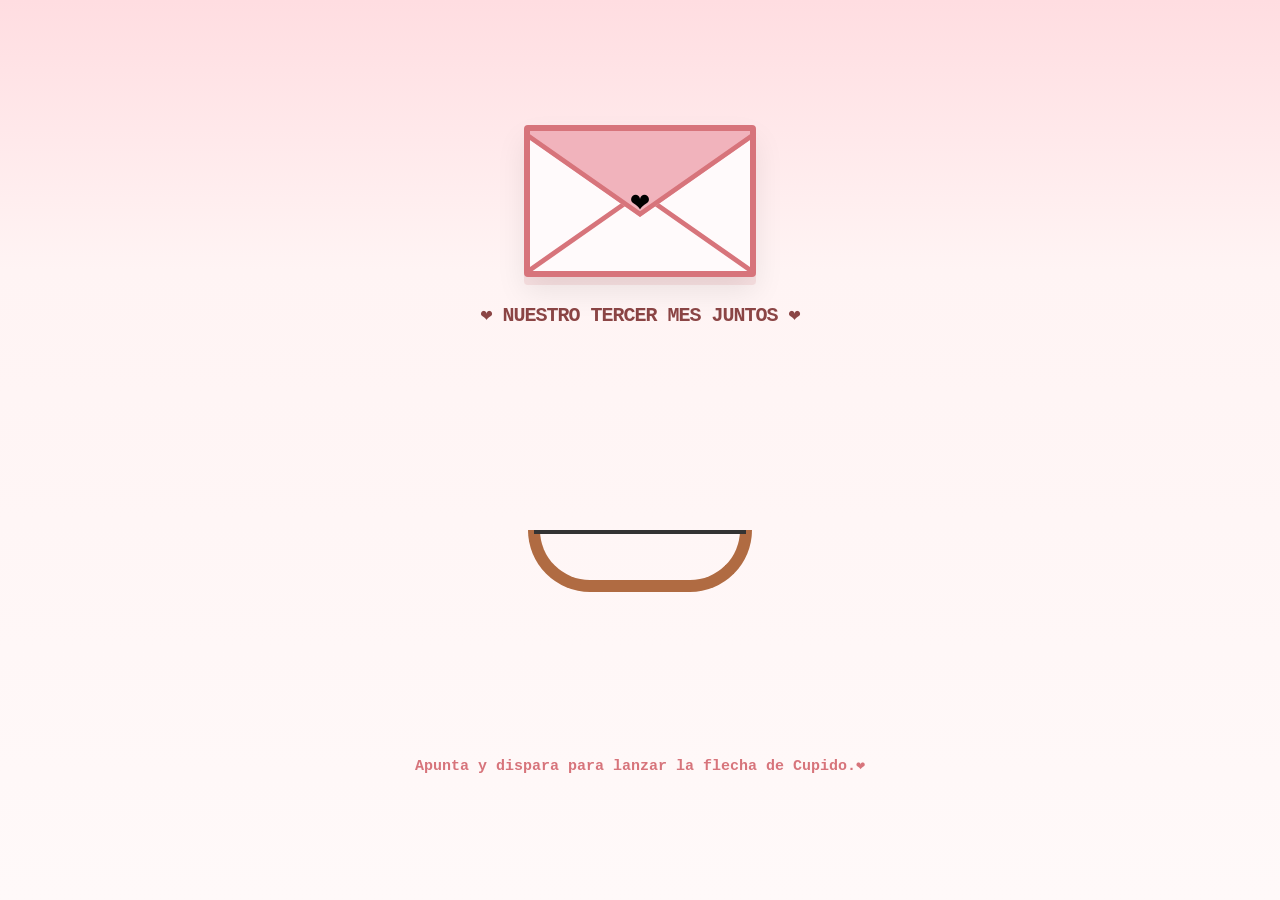
<file: src/main/resources/static/html/index.html>
<!DOCTYPE html>
<html lang="es">

<head>
    <meta charset="UTF-8">
    <meta name="viewport" content="width=device-width, initial-scale=1.0">
    <title>Cupid Drag and Shoot - Diseño Perfecto</title>
    <link rel="stylesheet" href="../css/estilos_index.css">
</head>

<body>

    <div id="game-container">
        <div id="envelope-wrapper">
            <div id="envelope">
                <div class="flap-bottom"></div>
                <div class="flap-top"></div>
                <div id="envelope-heart">❤️</div>
            </div>
            <div class="title">❤️ NUESTRO TERCER MES JUNTOS ❤️</div>
        </div>

        <div id="bow-area">
            <div id="arrow"></div>
            <div id="bow">
                <div id="string"></div>
            </div>
        </div>

        <audio id="musica-fondo" loop>
            <source src="../recursos/And I Love Her.mp3" type="audio/mpeg">
            Tu navegador no soporta el elemento de audio.
        </audio>

        <div class="instructions">Apunta y dispara para lanzar la flecha de Cupido.❤️</div>
    </div>

    <script src="../javascript/script_index.js"></script>
</body>

</html>
</file>
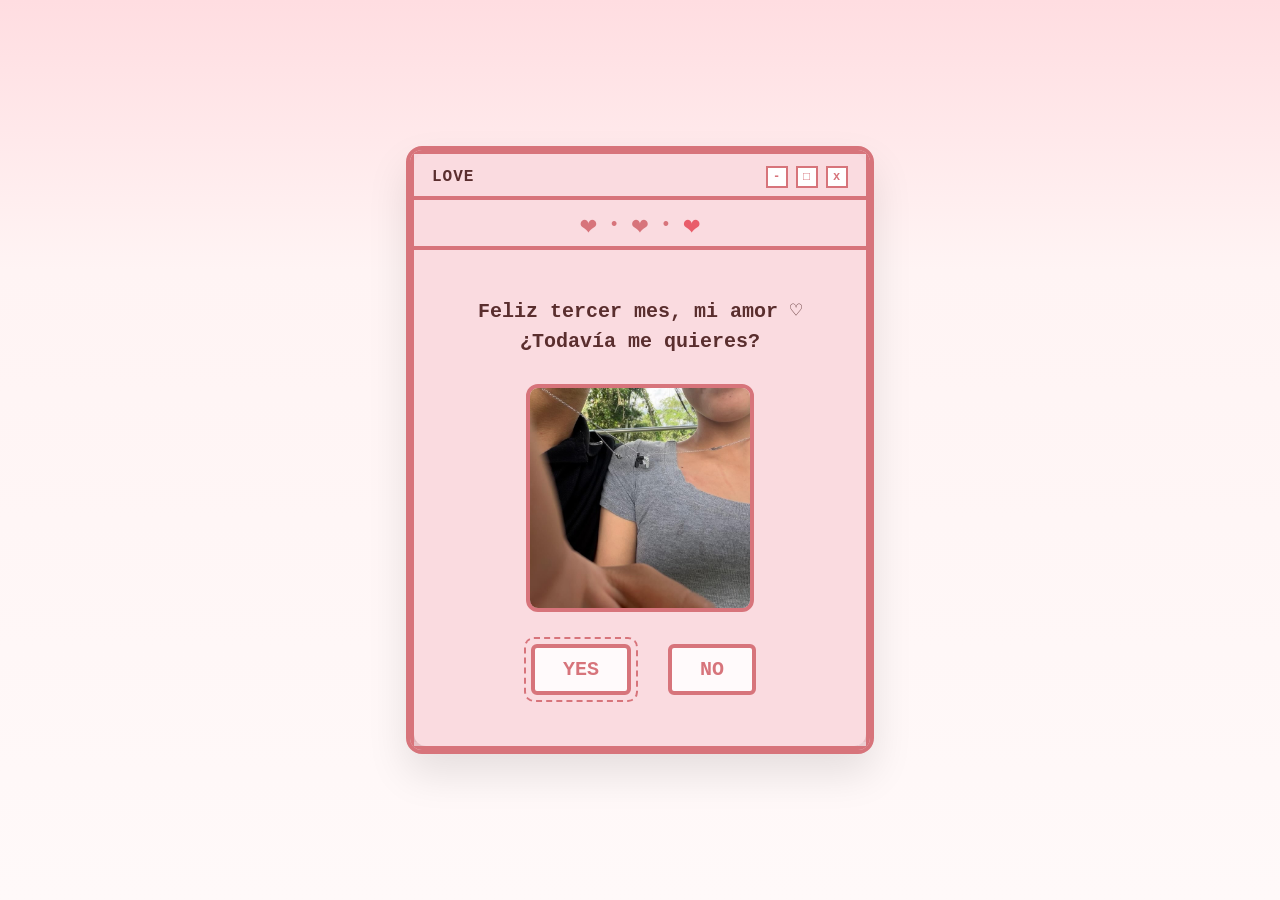
<file: src/main/resources/static/html/cuestionario.html>
<!DOCTYPE html>
<html lang="es">

<head>
    <meta charset="UTF-8">
    <meta name="viewport" content="width=device-width, initial-scale=1.0">
    <title>Cuestionario - Animación Avanzada</title>
    <link rel="stylesheet" href="../css/estilos_cuestionario.css">
</head>

<body>
    <div id="os-window">
        <div class="border-line b-top"></div>
        <div class="border-line b-right"></div>
        <div class="border-line b-bottom"></div>
        <div class="border-line b-left"></div>

        <div class="window-content">
            <div class="window-header">
                <span>LOVE</span>
                <div class="controls">
                    <div class="control-box c1" id="btn-minimize">-</div>
                    <div class="control-box c2" id="btn-maximize">□</div>
                    <div class="control-box c3" id="btn-close">x</div>
                </div>
            </div>

            <div class="window-sub-header">
                <span class="heart-item h3">❤️</span>
                <span class="dot d1"> • </span>
                <span class="heart-item h2">❤️</span>
                <span class="dot d2"> • </span>
                <span class="heart-item h1">❤️</span>
            </div>

            <div class="window-body">
                <p class="question-text" id="main-question">
                    Feliz tercer mes, mi amor ♡<br>
                    ¿Todavía me quieres?
                </p>

                <div class="photo-placeholder" id="photo-container">
                    <img src="../recursos/foto1.jpg" alt="Nuestra Foto" class="couple-photo" id="main-photo">
                </div>

                <div class="action-buttons">
                    <div class="btn-anim-wrapper anim-yes" id="btn-yes-wrapper">
                        <div class="yes-wrapper">
                            <button class="btn" id="btn-yes">YES</button>
                        </div>
                    </div>

                    <div class="btn-anim-wrapper anim-no" id="btn-no-wrapper">
                        <button class="btn" id="btn-no">NO</button>
                    </div>
                </div>
            </div>
        </div>
    </div>

    <div id="image-modal">
        <div class="modal-frame">
            <span class="close-modal">&times;</span>
            <img src="../recursos/foto1.jpg" alt="Foto Ampliada" id="modal-photo">
        </div>
    </div>

    <audio id="musica-fondo" loop>
        <source src="../recursos/And I Love Her.mp3" type="audio/mpeg">
        Tu navegador no soporta el elemento de audio.
    </audio>

    <script src="../javascript/script_cuestionario.js"></script>
</body>

</html>
</file>
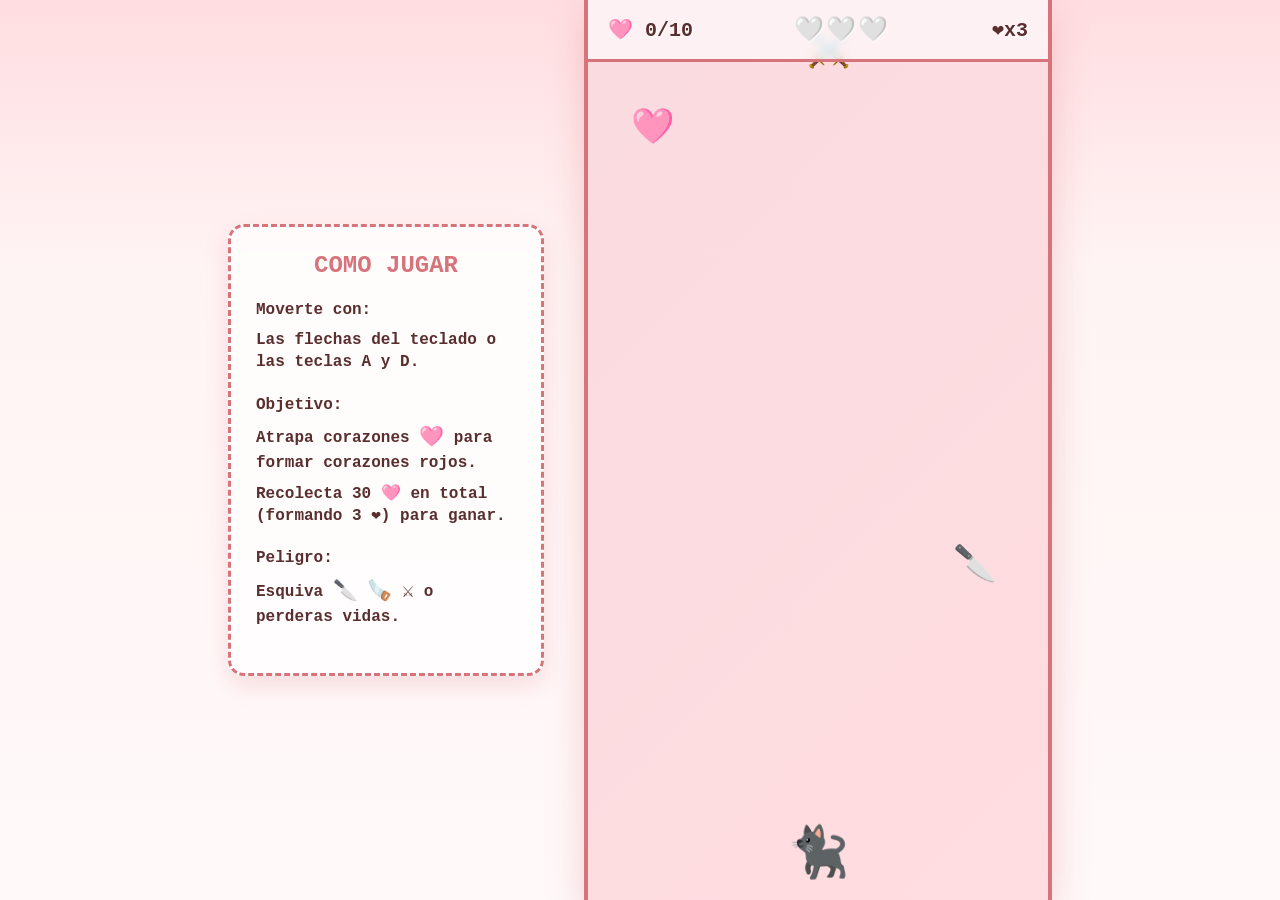
<file: src/main/resources/static/html/juego.html>
<!DOCTYPE html>
<html lang="es">

<head>
    <meta charset="UTF-8">
    <meta name="viewport" content="width=device-width, initial-scale=1.0">
    <title>Juego - Recolecta Amor</title>
    <link rel="stylesheet" href="../css/estilos_juego.css">
</head>

<body>

    <div id="main-wrapper">
        <div id="instructions">
            <h2>COMO JUGAR</h2>
            <div class="inst-block">
                <p><b>Moverte con:</b></p>
                <p>Las flechas del teclado o las teclas A y D.</p>
            </div>
            <div class="inst-block">
                <p><b>Objetivo:</b></p>
                <p>Atrapa corazones <span class="icon">🩷</span> para formar corazones rojos.</p>
                <p>Recolecta 30 🩷 en total (formando 3 ❤️) para ganar.</p>
            </div>
            <div class="inst-block">
                <p><b>Peligro:</b></p>
                <p>Esquiva <span class="icon">🔪</span> <span class="icon">🪚</span> <span class="icon">⚔️</span> o
                    perderas vidas.</p>
            </div>
        </div>

        <div id="game-container">
            <div id="ui-bar">
                <div class="stat-box">
                    <span id="pink-counter">🩷 0/10</span>
                </div>
                <div class="stat-box">
                    <span id="red-hearts-display">🤍🤍🤍</span>
                </div>
                <div class="stat-box">
                    <span id="lives-display">❤️x3</span>
                </div>
            </div>

            <canvas id="gameCanvas"></canvas>

            <div id="gameOverScreen" class="overlay">
                <h1>Oh no! 💔</h1>
                <p>Los obstaculos te alcanzaron.</p>
                <button class="btn" onclick="location.reload()">Reintentar</button>
            </div>

            <div id="victoryScreen" class="overlay">
                <h1>Lo lograste! ❤️❤️❤️</h1>
                <p>Has recolectado todo el amor.</p>
                <p>Regresando...</p>
            </div>
        </div>
    </div>

    <audio id="musica-fondo" loop>
        <source src="../recursos/And I Love Her.mp3" type="audio/mpeg">
        Tu navegador no soporta el elemento de audio.
    </audio>

    <script src="../javascript/script_juego.js"></script>
</body>

</html>
</file>
<file: src/main/resources/static/css/estilos_index.css>
:root {
    --primary-border: #d7747b;
    --flap-color: #f1b3bc;
    --bow-color: #b06b42;
    --arrow-stick: #6b4423;
    --bg-gradient-start: #ffdde1;
    --bg-gradient-end: #fff9f9;
}

body {
    margin: 0;
    padding: 0;
    height: 100vh;
    display: flex;
    justify-content: center;
    align-items: center;
    background: linear-gradient(to bottom, var(--bg-gradient-start) 0%, #fff4f4 30%, var(--bg-gradient-end) 100%);
    font-family: 'Courier New', Courier, monospace;
    overflow: hidden;
    position: relative;
}

.bg-heart {
    position: absolute;
    bottom: -50px;
    opacity: 0.6;
    user-select: none;
    pointer-events: none;
    animation: floatUp linear forwards;
    z-index: 1;
}

@keyframes floatUp {
    0% {
        transform: translateY(0) scale(1);
        opacity: 0;
    }

    10% {
        opacity: 0.8;
    }

    90% {
        opacity: 0.8;
    }

    100% {
        transform: translateY(-110vh) scale(1.5);
        opacity: 0;
    }
}

#game-container {
    position: relative;
    width: 100%;
    max-width: 500px;
    height: 100%;
    display: flex;
    flex-direction: column;
    justify-content: space-evenly;
    align-items: center;
    z-index: 10;
}

#envelope-wrapper {
    text-align: center;
    position: relative;
}

#envelope {
    width: 220px;
    height: 140px;
    background-color: #fffafb;
    border: 6px solid var(--primary-border);
    border-radius: 4px;
    position: relative;
    margin: 0 auto;
    box-shadow: 0 15px 30px rgba(0, 0, 0, 0.08), 0 8px 0px rgba(215, 116, 123, 0.15);
    overflow: hidden;
}

.flap-bottom {
    position: absolute;
    bottom: -100px;
    left: 50%;
    width: 170px;
    height: 170px;
    background-color: transparent;
    border: 6px solid var(--primary-border);
    transform: translateX(-50%) scaleY(0.7) rotate(45deg);
    z-index: 1;
}

.flap-top {
    position: absolute;
    top: -95px;
    left: 50%;
    width: 170px;
    height: 170px;
    background-color: var(--flap-color);
    border: 6px solid var(--primary-border);
    transform: translateX(-50%) scaleY(0.7) rotate(45deg);
    z-index: 2;
}

#envelope-heart {
    position: absolute;
    top: 50%;
    left: 50%;
    transform: translate(-50%, -50%);
    font-size: 32px;
    z-index: 3;
    transition: opacity 0.1s;
}

.title {
    color: #8b4545;
    font-size: 20px;
    font-weight: bold;
    letter-spacing: -1px;
    margin-top: 25px;
}

.vibrate-anim {
    animation: vibrate 0.1s linear 5;
}

@keyframes vibrate {
    0% {
        transform: translate(0, 0) rotate(0deg);
    }

    25% {
        transform: translate(-3px, 2px) rotate(-2deg);
    }

    50% {
        transform: translate(3px, -2px) rotate(2deg);
    }

    75% {
        transform: translate(-3px, -2px) rotate(-1deg);
    }

    100% {
        transform: translate(0, 0) rotate(0deg);
    }
}

.mini-heart-explosion {
    position: absolute;
    font-size: 20px;
    pointer-events: none;
    z-index: 20;
    animation: explode 0.5s ease-out forwards;
}

@keyframes explode {
    0% {
        transform: translate(0, 0) scale(1);
        opacity: 1;
    }

    100% {
        transform: translate(var(--tx), var(--ty)) scale(0.2);
        opacity: 0;
    }
}

#bow-area {
    position: relative;
    width: 260px;
    height: 180px;
    display: flex;
    justify-content: center;
    align-items: center;
    touch-action: none;
    cursor: grab;
}

#bow-area:active {
    cursor: grabbing;
}

#bow {
    width: 200px;
    height: 50px;
    border: 12px solid var(--bow-color);
    border-top: none;
    border-radius: 0 0 100px 100px;
    position: absolute;
    bottom: 40px;
}

#string {
    position: absolute;
    top: 0;
    left: -6px;
    right: -6px;
    height: 4px;
    background-color: #333;
}

#arrow {
    position: absolute;
    bottom: 90px;
    width: 6px;
    height: 90px;
    background-color: var(--arrow-stick);
    opacity: 0;
    z-index: 5;
}

#arrow::before {
    content: "";
    position: absolute;
    top: -15px;
    left: 50%;
    transform: translateX(-50%);
    border-left: 14px solid transparent;
    border-right: 14px solid transparent;
    border-bottom: 18px solid #e63946;
}

#arrow::after {
    content: "♥";
    position: absolute;
    bottom: -26px;
    left: 50%;
    transform: translateX(-50%) rotate(180deg);
    color: var(--flap-color);
    font-size: 38px;
}

.instructions {
    color: #d7747b;
    font-size: 15px;
    font-weight: bold;
}
</file>
<file: src/main/resources/static/css/estilos_cuestionario.css>
:root {
    --window-border: #d7747b;
    --window-bg: #fadbe0;
    --checkered-dark: rgba(215, 116, 123, 0.15);
    --text-color: #5a2e2e;
    --bg-gradient-start: #ffdde1;
    --bg-gradient-end: #fff9f9;
}

body {
    margin: 0;
    padding: 0;
    height: 100vh;
    display: flex;
    justify-content: center;
    align-items: center;
    background: linear-gradient(to bottom, var(--bg-gradient-start) 0%, #fff4f4 30%, var(--bg-gradient-end) 100%);
    font-family: 'Courier New', Courier, monospace;
    overflow: hidden;
    position: relative;
}

.bg-heart {
    position: absolute;
    bottom: -50px;
    opacity: 0.6;
    user-select: none;
    pointer-events: none;
    animation: floatUp linear forwards;
    z-index: 1;
}

@keyframes floatUp {
    0% {
        transform: translateY(0) scale(1);
        opacity: 0;
    }

    10% {
        opacity: 0.8;
    }

    90% {
        opacity: 0.8;
    }

    100% {
        transform: translateY(-110vh) scale(1.5);
        opacity: 0;
    }
}

#os-window {
    position: relative;
    width: 460px;
    height: 600px;
    z-index: 10;
    background-color: var(--window-bg);
    border: 4px solid var(--window-border);
    border-radius: 16px;
    overflow: hidden;
    box-shadow: 0 20px 40px rgba(0, 0, 0, 0.1);
}

.border-line {
    position: absolute;
    background-color: var(--window-border);
    z-index: 20;
}

.b-top {
    top: 0;
    left: 0;
    height: 4px;
    width: 0;
    animation: drawWidth 0.2s ease forwards;
}

.b-right {
    top: 0;
    right: 0;
    width: 4px;
    height: 0;
    animation: drawHeight 0.2s 0.2s ease forwards;
}

.b-bottom {
    bottom: 0;
    right: 0;
    height: 4px;
    width: 0;
    animation: drawWidth 0.2s 0.4s ease forwards;
}

.b-left {
    bottom: 0;
    left: 0;
    width: 4px;
    height: 0;
    animation: drawHeight 0.2s 0.6s ease forwards;
}

@keyframes drawWidth {
    to {
        width: 100%;
    }
}

@keyframes drawHeight {
    to {
        height: 100%;
    }
}

.window-content {
    position: absolute;
    top: 4px;
    left: 4px;
    right: 4px;
    bottom: 4px;
    background-color: var(--window-bg);
    opacity: 0;
    display: flex;
    flex-direction: column;
    border-radius: 12px;
    animation: fillBackground 0.3s 0.8s ease forwards;
}

@keyframes fillBackground {
    to {
        opacity: 1;
        box-shadow: 0 20px 40px rgba(0, 0, 0, 0.12);
    }
}

.window-header {
    position: relative;
    display: flex;
    justify-content: space-between;
    align-items: center;
    padding: 12px 18px;
    font-weight: bold;
    color: var(--text-color);
    letter-spacing: 1px;
    opacity: 0;
    animation: fadeIn 0.2s 1.0s forwards;
}

.window-header::after {
    content: '';
    position: absolute;
    bottom: 0;
    left: 0;
    height: 4px;
    width: 0;
    background-color: var(--window-border);
    animation: drawWidth 0.3s 1.1s forwards;
}

.controls {
    display: flex;
    gap: 8px;
}

.control-box {
    width: 18px;
    height: 18px;
    border: 2px solid var(--window-border);
    background-color: #fff;
    display: flex;
    justify-content: center;
    align-items: center;
    font-size: 12px;
    color: var(--window-border);
    transform: scale(0);
    cursor: pointer;
    transition: all 0.2s ease;
}

.control-box:hover {
    background-color: var(--window-border);
    color: #fff;
}

.c1 {
    animation: popIn 0.2s 1.3s cubic-bezier(0.175, 0.885, 0.32, 1.275) forwards;
}

.c2 {
    animation: popIn 0.2s 1.4s cubic-bezier(0.175, 0.885, 0.32, 1.275) forwards;
}

.c3 {
    animation: popIn 0.2s 1.5s cubic-bezier(0.175, 0.885, 0.32, 1.275) forwards;
}

@keyframes popIn {
    to {
        transform: scale(1);
    }
}

.window-sub-header {
    height: 50px;
    position: relative;
    display: flex;
    justify-content: center;
    align-items: center;
    gap: 12px;
    color: var(--window-border);
}

.window-sub-header::after {
    content: '';
    position: absolute;
    bottom: 0;
    left: 0;
    height: 4px;
    width: 0;
    background-color: var(--window-border);
    animation: drawWidth 0.3s 1.5s forwards;
}

.heart-item {
    font-size: 28px;
    opacity: 0;
    transform: scale(0);
    transition: opacity 0.3s ease, transform 0.3s ease;
}

.heart-hidden {
    opacity: 0 !important;
    transform: scale(0) !important;
}

.dot {
    font-size: 18px;
    opacity: 0;
    animation: fadeIn 0.3s 2.2s forwards;
    transition: opacity 0.3s;
}

.h1 {
    color: #e95d6a;
    animation: heartPop 0.4s 1.6s forwards;
}

.h2 {
    animation: heartPop 0.4s 1.9s forwards;
}

.h3 {
    animation: heartPop 0.4s 2.2s forwards;
}

@keyframes heartPop {
    to {
        opacity: 1;
        transform: scale(1);
    }
}

@keyframes fadeIn {
    to {
        opacity: 1;
    }
}

.window-body {
    flex-grow: 1;
    display: flex;
    flex-direction: column;
    align-items: center;
    justify-content: space-evenly;
    padding: 20px;
    position: relative;
    opacity: 0;
    animation: fadeIn 0.4s 1.9s forwards;
}

.window-body::before {
    content: '';
    position: absolute;
    top: 0;
    left: 0;
    right: 0;
    bottom: 0;
    background-image: linear-gradient(90deg, var(--checkered-dark) 50%, transparent 50%),
        linear-gradient(var(--checkered-dark) 50%, transparent 50%);
    background-size: 24px 24px;
    opacity: 0;
    animation: fadeIn 0.5s 2.0s forwards;
    z-index: -1;
}

.question-text {
    text-align: center;
    color: var(--text-color);
    font-weight: bold;
    font-size: 20px;
    margin: 0;
    line-height: 1.5;
    opacity: 0;
    transform: translateY(10px);
    animation: slideUpFade 0.4s 2.2s forwards;
    transition: all 0.5s ease;
}

.celebration-text {
    color: #d81b60;
    font-size: 24px;
    text-shadow: 0 0 15px rgba(216, 27, 96, 0.4);
    transform: scale(1.1);
}

@keyframes slideUpFade {
    to {
        opacity: 1;
        transform: translateY(0);
    }
}

.photo-placeholder {
    width: 220px;
    height: 220px;
    background-color: var(--window-border);
    border: 4px solid var(--window-border);
    border-radius: 12px;
    display: flex;
    justify-content: center;
    align-items: center;
    transform: scale(0);
    animation: popIn 0.5s 2.5s cubic-bezier(0.175, 0.885, 0.32, 1.275) forwards;
    overflow: hidden;
    transition: transform 0.5s ease, box-shadow 0.5s ease;
}

.couple-photo {
    width: 100%;
    height: 100%;
    object-fit: cover;
}

.action-buttons {
    display: flex;
    gap: 30px;
    align-items: center;
    width: 100%;
    justify-content: center;
    height: 60px;
}

.btn-anim-wrapper {
    opacity: 0;
    transform: translateY(-50px);
}

.anim-yes {
    animation: dropBounce 0.6s 2.9s cubic-bezier(0.34, 1.56, 0.64, 1) forwards;
    z-index: 10;
}

.anim-no {
    animation: dropBounce 0.6s 3.1s cubic-bezier(0.34, 1.56, 0.64, 1) forwards;
    z-index: 50;
}

@keyframes dropBounce {
    to {
        opacity: 1;
        transform: translateY(0);
    }
}

.btn {
    background-color: #fffafb;
    border: 4px solid var(--window-border);
    color: var(--window-border);
    font-family: inherit;
    font-weight: bold;
    font-size: 20px;
    padding: 10px 28px;
    cursor: pointer;
    border-radius: 6px;
    transition: all 0.2s ease;
}

.btn:hover {
    background-color: var(--window-bg);
}

.yes-wrapper {
    border: 2px dashed var(--window-border);
    padding: 5px;
    border-radius: 10px;
    display: flex;
    transition: all 0.5s cubic-bezier(0.175, 0.885, 0.32, 1.275);
}

.firework-heart {
    position: fixed;
    pointer-events: none;
    z-index: 9999;
    font-size: 20px;
    animation: fireworkAnim 1.2s cubic-bezier(0.25, 1, 0.5, 1) forwards;
}

@keyframes fireworkAnim {
    0% {
        transform: translate(0, 0) scale(0.5);
        opacity: 1;
    }

    100% {
        transform: translate(var(--tx), var(--ty)) scale(1.5) rotate(var(--rot));
        opacity: 0;
    }
}

#image-modal {
    display: none;
    position: fixed;
    z-index: 1000;
    left: 0;
    top: 0;
    width: 100%;
    height: 100%;
    background-color: rgba(255, 221, 225, 0.85);
    backdrop-filter: blur(8px);
    justify-content: center;
    align-items: center;
    opacity: 0;
    transition: opacity 0.4s ease;
}

#image-modal.show {
    display: flex;
    opacity: 1;
}

.modal-frame {
    position: relative;
    background: #fff;
    padding: 16px 16px 65px 16px;
    border-radius: 6px;
    box-shadow: 0 25px 50px rgba(215, 116, 123, 0.5), inset 0 0 0 2px var(--window-border);
    transform: scale(0.5) translateY(150px) rotate(-15deg);
    opacity: 0;
    transition: all 0.6s cubic-bezier(0.34, 1.56, 0.64, 1);
}

.modal-frame::after {
    content: 'Our Favorite Memory ♡';
    position: absolute;
    bottom: 20px;
    left: 0;
    width: 100%;
    text-align: center;
    color: var(--window-border);
    font-size: 20px;
    font-weight: bold;
}

#image-modal.show .modal-frame {
    transform: scale(1) translateY(0) rotate(0deg);
    opacity: 1;
    animation: floatFrame 4s ease-in-out infinite alternate 0.6s;
}

@keyframes floatFrame {
    0% {
        transform: translateY(0px) rotate(0deg);
    }

    50% {
        transform: translateY(-12px) rotate(1.5deg);
    }

    100% {
        transform: translateY(0px) rotate(-1deg);
    }
}

.modal-frame img {
    width: 80vw;
    max-width: 450px;
    height: auto;
    border-radius: 4px;
    display: block;
    border: 2px solid var(--window-border);
}

.close-modal {
    position: absolute;
    top: -15px;
    right: -15px;
    background: var(--window-border);
    color: white;
    width: 40px;
    height: 40px;
    border-radius: 50%;
    display: flex;
    justify-content: center;
    align-items: center;
    font-size: 24px;
    cursor: pointer;
    font-weight: bold;
    border: 3px solid #fff;
    box-shadow: 0 5px 15px rgba(0, 0, 0, 0.3);
    transition: transform 0.3s cubic-bezier(0.175, 0.885, 0.32, 1.275);
    z-index: 10;
}

.close-modal:hover {
    transform: scale(1.15) rotate(90deg);
    background-color: #e95d6a;
}
</file>
<file: src/main/resources/static/css/estilos_juego.css>
:root {
     --primary: #d7747b;
     --bg-gradient-start: #ffdde1;
     --bg-gradient-end: #fff9f9;
     --text-color: #5a2e2e;
 }

 body {
     margin: 0;
     padding: 0;
     height: 100vh;
     display: flex;
     justify-content: center;
     align-items: center;
     background: linear-gradient(to bottom, var(--bg-gradient-start) 0%, #fff4f4 30%, var(--bg-gradient-end) 100%);
     font-family: 'Courier New', Courier, monospace;
     overflow: hidden;
     touch-action: none;
     position: relative;
 }

 .bg-heart {
     position: absolute;
     bottom: -50px;
     opacity: 0.6;
     user-select: none;
     pointer-events: none;
     animation: floatUp linear forwards;
     z-index: 1;
 }

 @keyframes floatUp {
     0% {
         transform: translateY(0) scale(1);
         opacity: 0;
     }

     10% {
         opacity: 0.8;
     }

     90% {
         opacity: 0.8;
     }

     100% {
         transform: translateY(-110vh) scale(1.5);
         opacity: 0;
     }
 }

 #main-wrapper {
     display: flex;
     width: 100%;
     max-width: 900px;
     height: 100vh;
     justify-content: center;
     align-items: center;
     gap: 40px;
     z-index: 10;
 }

 #instructions {
     width: 260px;
     background: rgba(255, 255, 255, 0.7);
     border: 3px dashed var(--primary);
     border-radius: 16px;
     padding: 25px;
     color: var(--text-color);
     box-shadow: 0 10px 25px rgba(215, 116, 123, 0.2);
     backdrop-filter: blur(5px);
 }

 #instructions h2 {
     color: var(--primary);
     margin-top: 0;
     text-align: center;
     font-size: 24px;
 }

 .inst-block {
     margin-bottom: 20px;
 }

 .inst-block p {
     margin: 8px 0;
     font-size: 16px;
     font-weight: bold;
     line-height: 1.4;
 }

 .icon {
     font-size: 20px;
     vertical-align: middle;
 }

 #game-container {
     position: relative;
     width: 100%;
     max-width: 460px;
     height: 100vh;
     background: linear-gradient(135deg, #fadbe0 0%, #ffdde1 100%);
     box-shadow: 0 15px 35px rgba(215, 116, 123, 0.3);
     border-left: 4px solid var(--primary);
     border-right: 4px solid var(--primary);
     overflow: hidden;
 }

 #ui-bar {
     position: absolute;
     top: 0;
     left: 0;
     width: 100%;
     padding: 15px 20px;
     box-sizing: border-box;
     display: flex;
     justify-content: space-between;
     align-items: center;
     z-index: 10;
     background: rgba(255, 255, 255, 0.6);
     border-bottom: 3px solid var(--primary);
     backdrop-filter: blur(5px);
 }

 .stat-box {
     font-size: 20px;
     font-weight: bold;
     color: var(--text-color);
     display: flex;
     align-items: center;
     gap: 8px;
     text-shadow: 1px 1px 2px #fff;
 }

 #red-hearts-display {
     font-size: 24px;
     letter-spacing: 2px;
 }

 .overlay {
     position: absolute;
     top: 0;
     left: 0;
     width: 100%;
     height: 100%;
     background: rgba(255, 221, 225, 0.9);
     backdrop-filter: blur(4px);
     display: flex;
     flex-direction: column;
     justify-content: center;
     align-items: center;
     z-index: 20;
     text-align: center;
     opacity: 0;
     pointer-events: none;
     transition: opacity 0.5s ease;
 }

 .overlay.active {
     opacity: 1;
     pointer-events: all;
 }

 .overlay h1 {
     color: #d81b60;
     font-size: 32px;
     margin-bottom: 10px;
 }

 .overlay p {
     color: var(--text-color);
     font-size: 18px;
     font-weight: bold;
 }

 .btn {
     margin-top: 20px;
     background-color: #fff;
     border: 4px solid var(--primary);
     color: var(--primary);
     font-weight: bold;
     font-size: 20px;
     padding: 10px 30px;
     cursor: pointer;
     border-radius: 8px;
     transition: transform 0.2s, background 0.2s;
 }

 .btn:hover {
     background-color: var(--primary);
     color: #fff;
     transform: scale(1.05);
 }

 canvas {
     display: block;
     width: 100%;
     height: 100%;
 }
</file>
